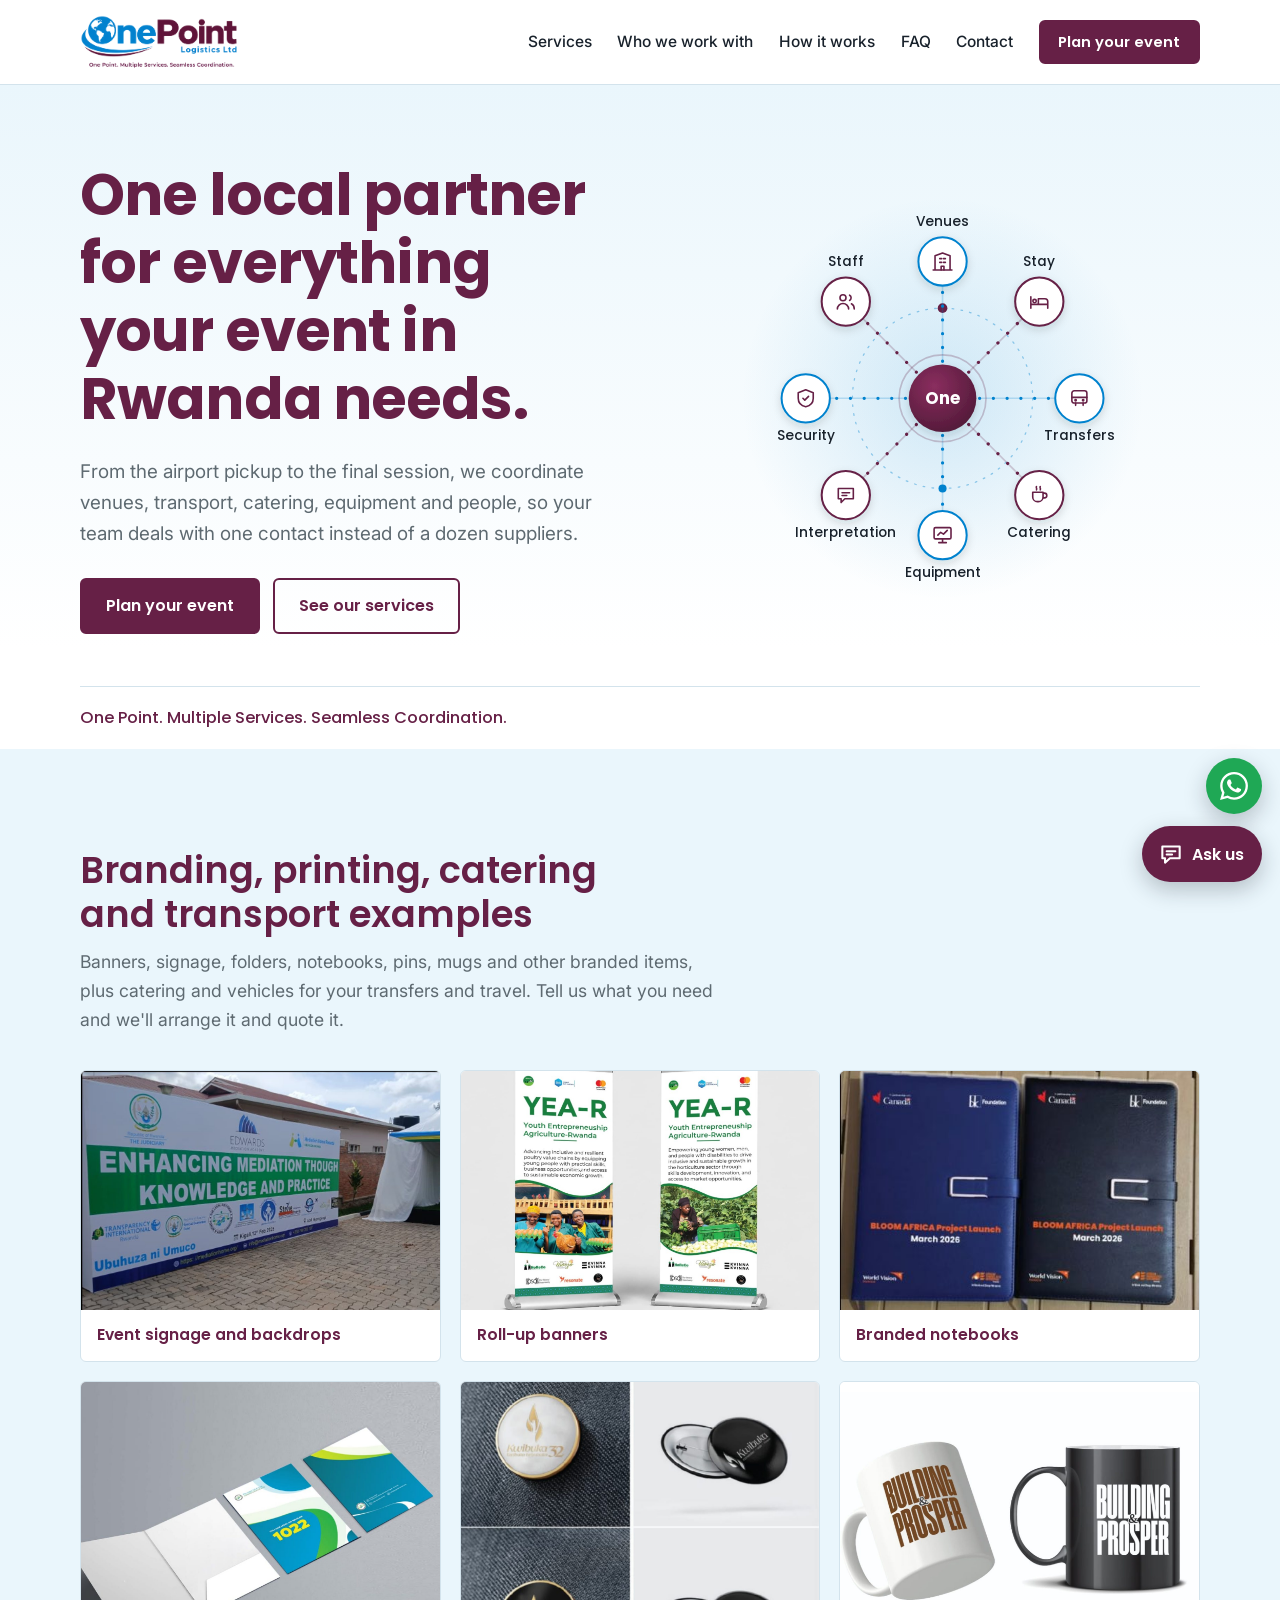
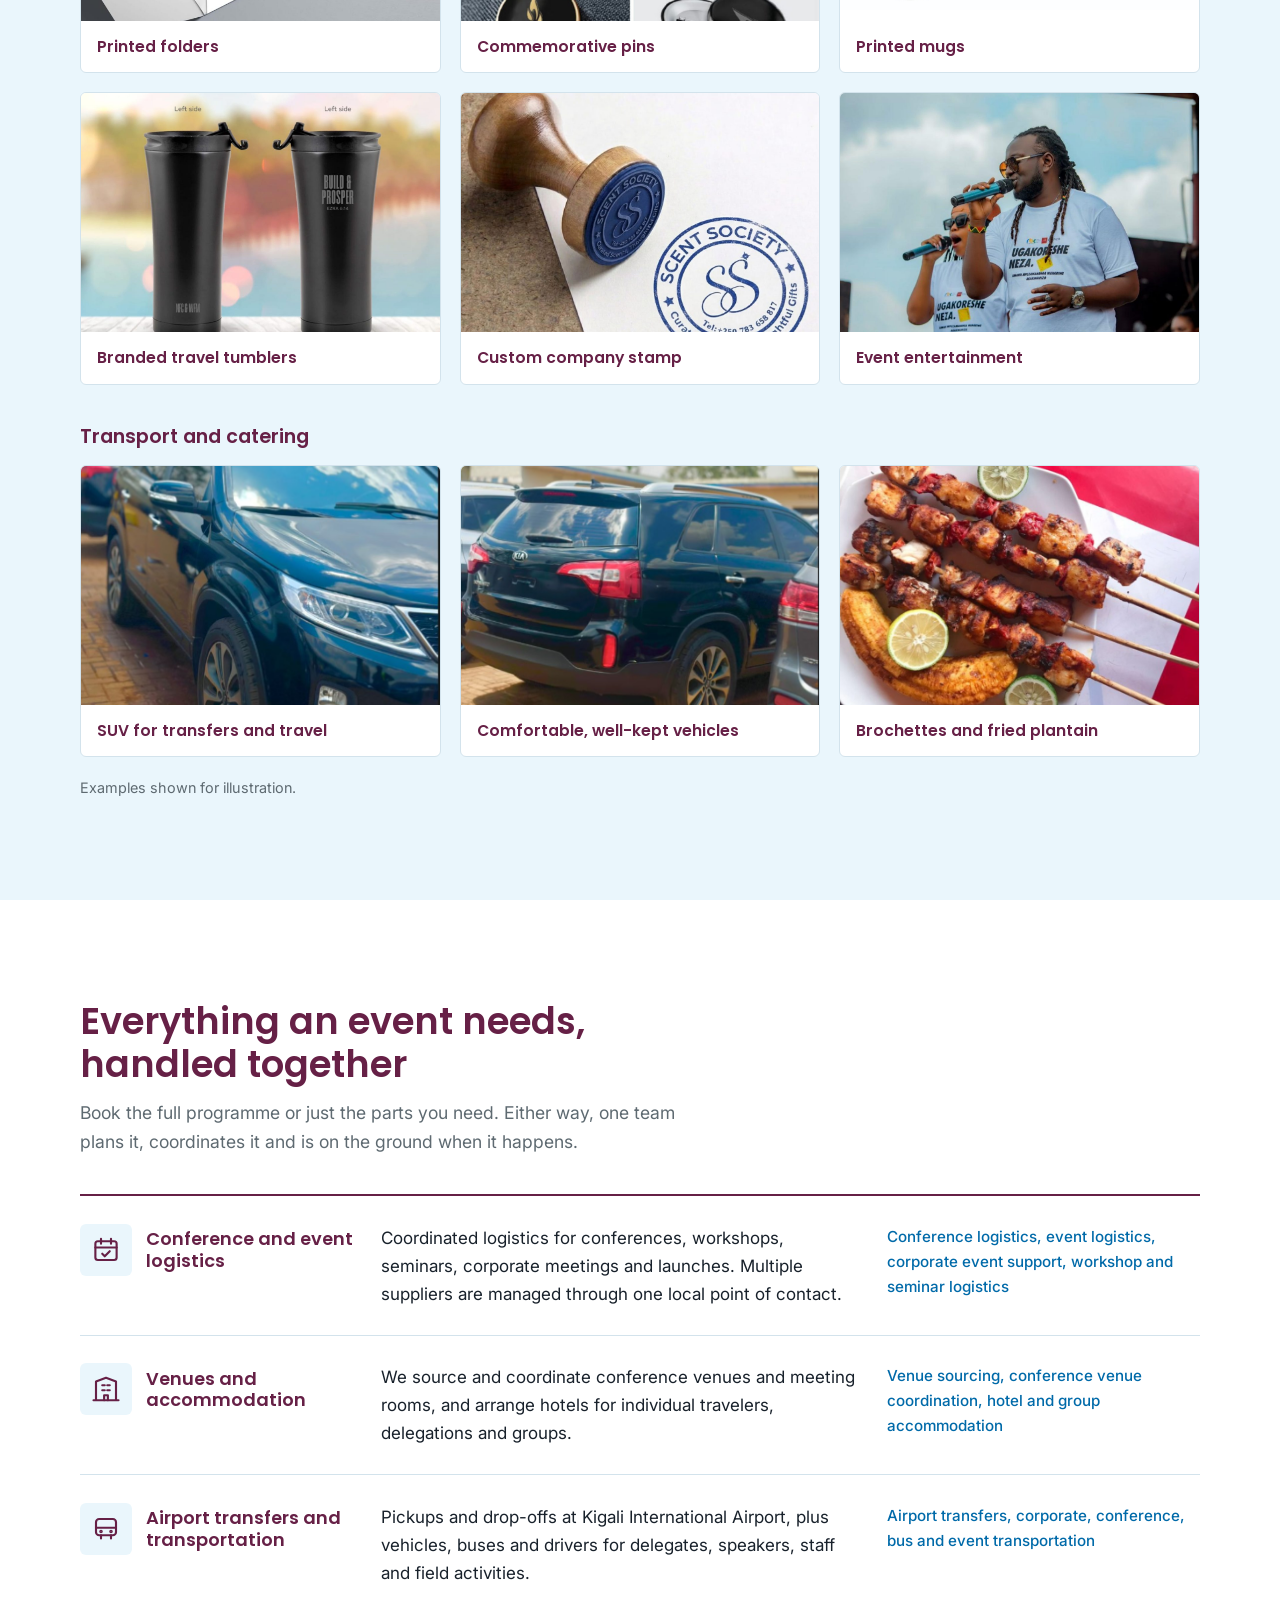
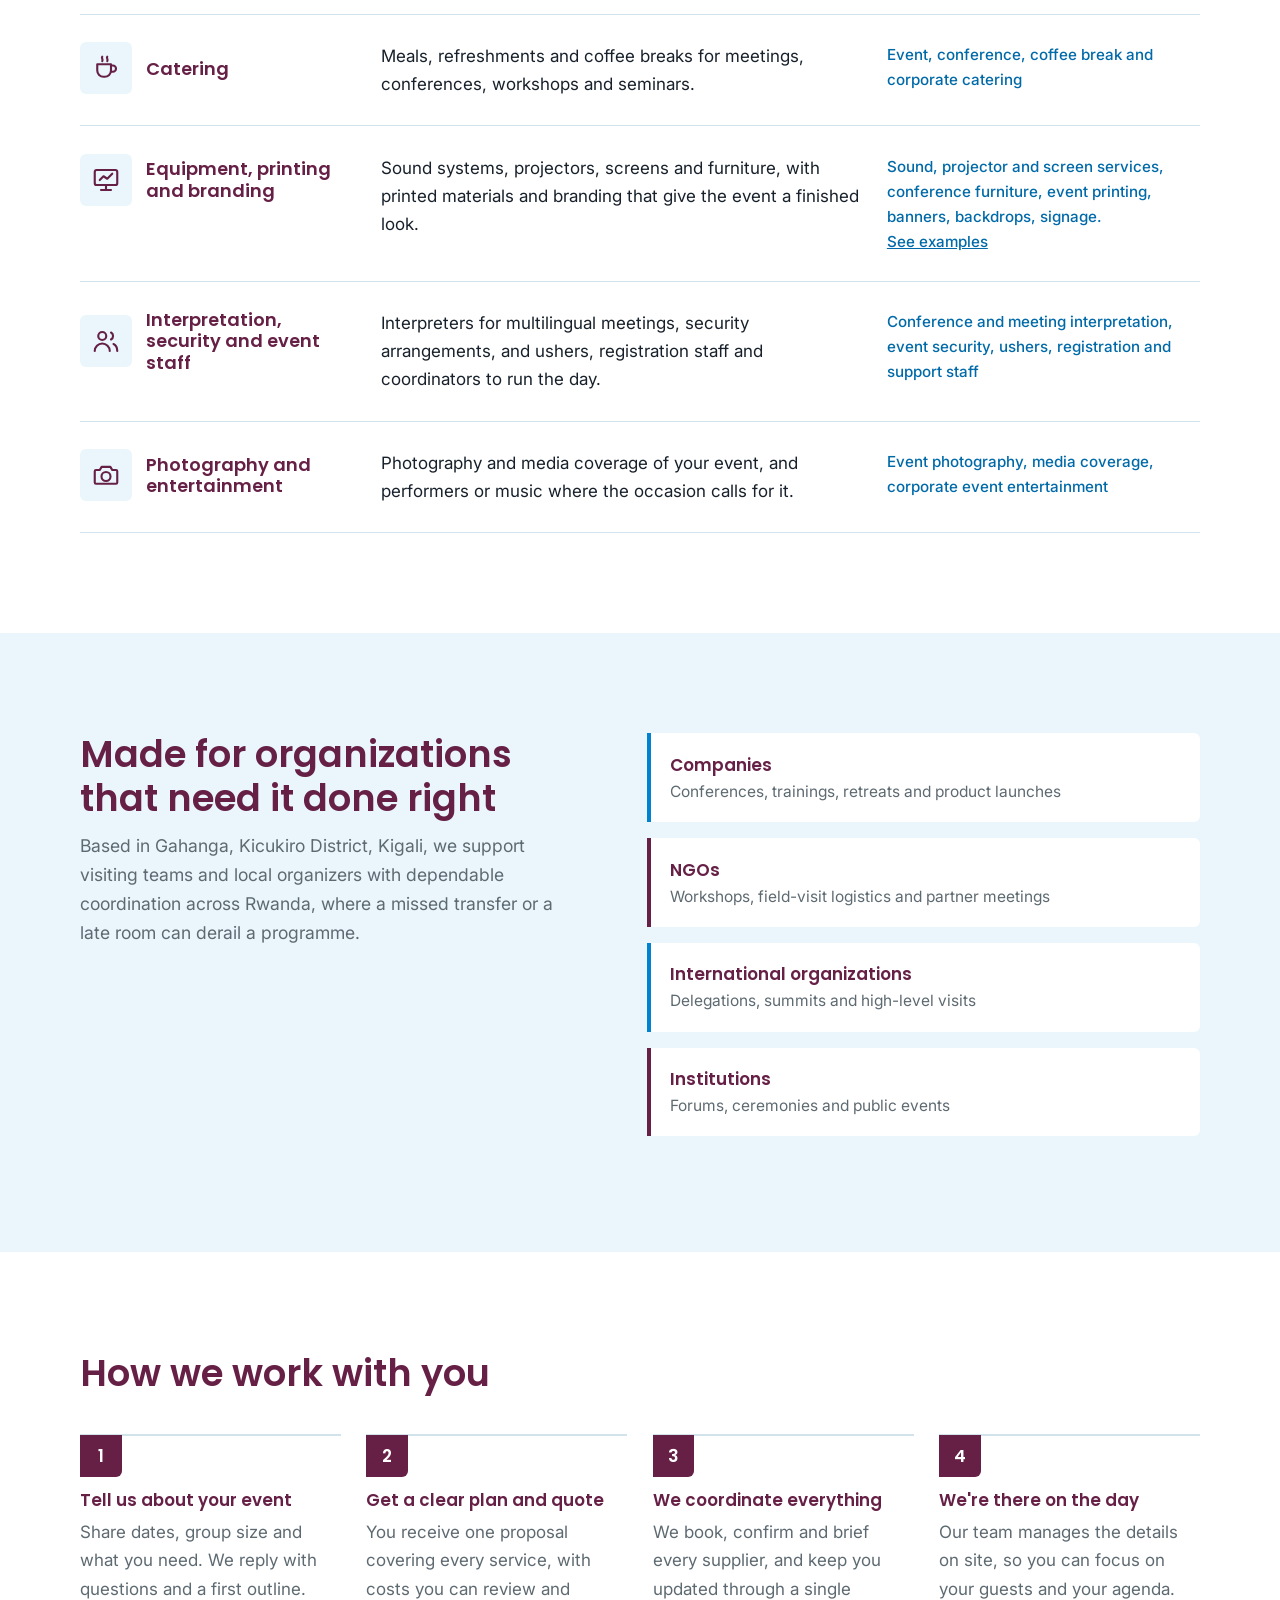
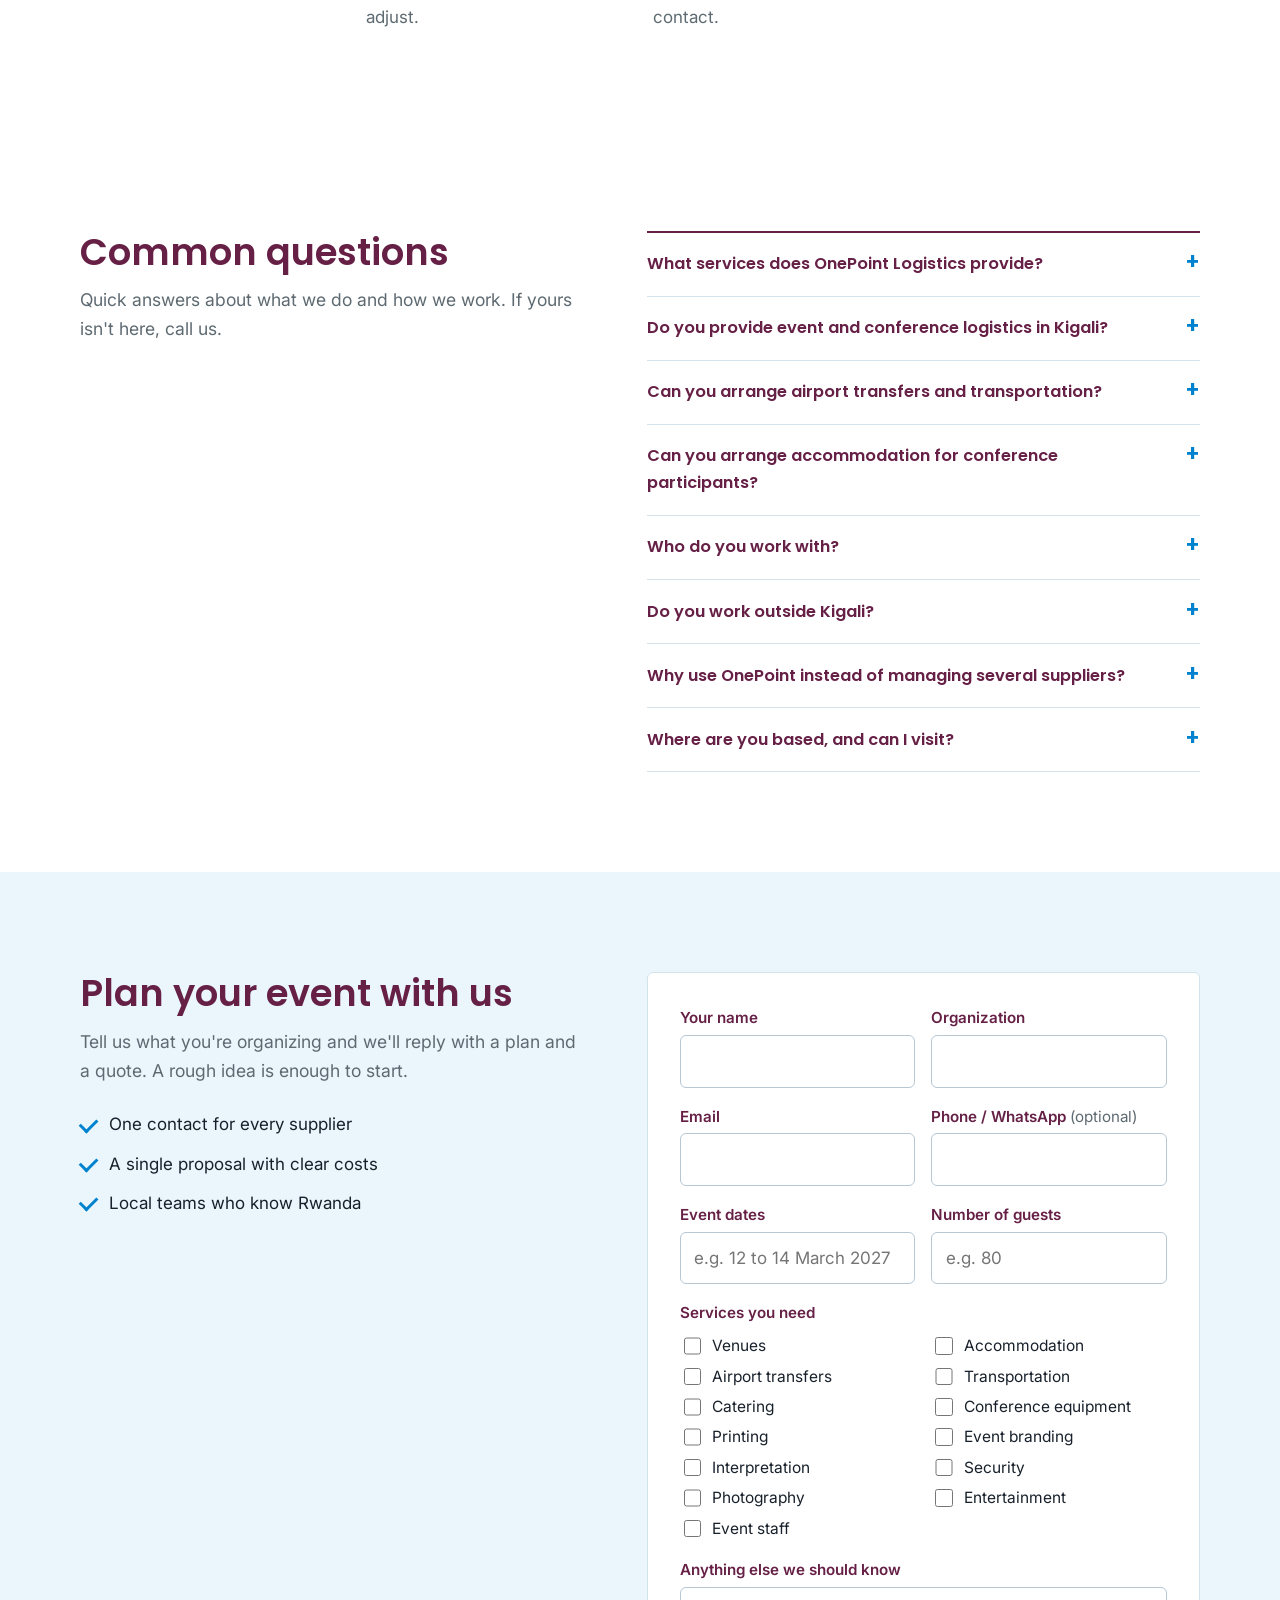
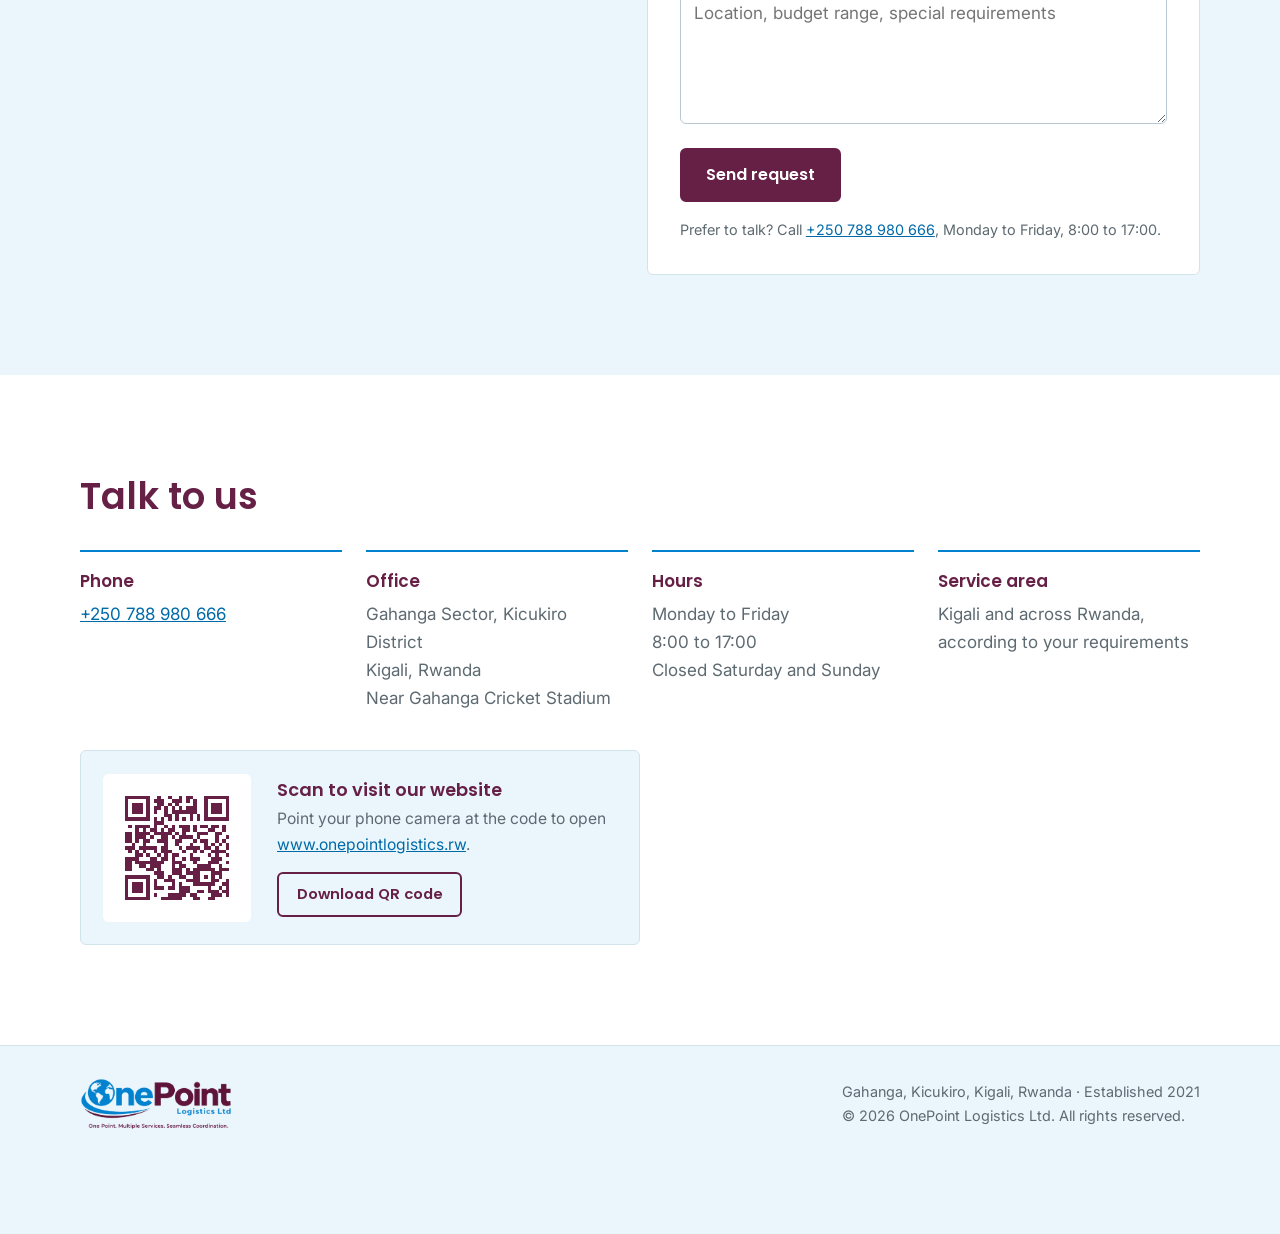
<file: index.html>
<!doctype html>
<html lang="en">
<head>
<meta charset="utf-8">
<meta name="viewport" content="width=device-width, initial-scale=1">
<title>OnePoint Logistics Ltd | Event and logistics support in Kigali, Rwanda</title>
<meta name="description" content="Kigali event and logistics support for companies, NGOs and institutions: venues, transfers, accommodation, catering, equipment and branding across Rwanda.">
<meta name="robots" content="index, follow, max-image-preview:large">
<meta name="theme-color" content="#662046">
<link rel="canonical" href="https://www.onepointlogistics.rw/">
<link rel="icon" href="/favicon.ico" sizes="any">
<link rel="icon" type="image/png" sizes="32x32" href="assets/favicon-32.png">
<link rel="apple-touch-icon" href="assets/apple-touch-icon.png">
<meta property="og:type" content="website">
<meta property="og:site_name" content="OnePoint Logistics Ltd">
<meta property="og:locale" content="en_RW">
<meta property="og:title" content="OnePoint Logistics Ltd | Event and logistics support in Kigali, Rwanda">
<meta property="og:description" content="Kigali event and logistics support for companies, NGOs and institutions: venues, transfers, accommodation, catering, equipment and branding across Rwanda.">
<meta property="og:url" content="https://www.onepointlogistics.rw/">
<meta property="og:image" content="https://www.onepointlogistics.rw/assets/og-image.jpg">
<meta property="og:image:width" content="1200">
<meta property="og:image:height" content="630">
<meta property="og:image:alt" content="OnePoint Logistics Ltd: One Point. Multiple Services. Seamless Coordination.">
<meta name="twitter:card" content="summary_large_image">
<meta name="twitter:title" content="OnePoint Logistics Ltd | Event and logistics support in Kigali, Rwanda">
<meta name="twitter:description" content="Kigali event and logistics support for companies, NGOs and institutions: venues, transfers, accommodation, catering, equipment and branding across Rwanda.">
<meta name="twitter:image" content="https://www.onepointlogistics.rw/assets/og-image.jpg">
<script type="application/ld+json">{"@context":"https://schema.org","@type":["LocalBusiness","ProfessionalService"],"name":"OnePoint Logistics Ltd","url":"https://www.onepointlogistics.rw","description":"Rwanda-based logistics and event support company coordinating venues, accommodation, airport transfers, transportation, catering, conference equipment, printing, event branding, interpretation, security, photography, entertainment and event staff for companies, NGOs, international organizations and institutions.","telephone":"+250788980666","foundingDate":"2021-09-27","slogan":"One Point. Multiple Services. Seamless Coordination.","address":{"@type":"PostalAddress","streetAddress":"Gahanga Sector, near Gahanga Cricket Stadium","addressLocality":"Kigali","addressRegion":"Kicukiro District","addressCountry":"RW"},"areaServed":{"@type":"Country","name":"Rwanda"},"openingHoursSpecification":[{"@type":"OpeningHoursSpecification","dayOfWeek":["Monday","Tuesday","Wednesday","Thursday","Friday"],"opens":"08:00","closes":"17:00"}],"@id":"https://www.onepointlogistics.rw/#business","image":"https://www.onepointlogistics.rw/assets/og-image.jpg","logo":"https://www.onepointlogistics.rw/assets/logo.png","contactPoint":{"@type":"ContactPoint","telephone":"+250788980666","contactType":"customer service","areaServed":"RW","availableLanguage":["English"]},"knowsAbout":["Event logistics","Airport transfers","Conference equipment","Accommodation coordination","Catering coordination","Event branding"],"hasOfferCatalog":{"@type":"OfferCatalog","name":"Event and logistics services","itemListElement":[{"@type":"Offer","itemOffered":{"@type":"Service","name":"Venue sourcing"}},{"@type":"Offer","itemOffered":{"@type":"Service","name":"Accommodation"}},{"@type":"Offer","itemOffered":{"@type":"Service","name":"Airport transfers"}},{"@type":"Offer","itemOffered":{"@type":"Service","name":"Transportation"}},{"@type":"Offer","itemOffered":{"@type":"Service","name":"Catering"}},{"@type":"Offer","itemOffered":{"@type":"Service","name":"Conference equipment"}},{"@type":"Offer","itemOffered":{"@type":"Service","name":"Printing and event branding"}},{"@type":"Offer","itemOffered":{"@type":"Service","name":"Interpretation"}},{"@type":"Offer","itemOffered":{"@type":"Service","name":"Security"}},{"@type":"Offer","itemOffered":{"@type":"Service","name":"Photography"}},{"@type":"Offer","itemOffered":{"@type":"Service","name":"Entertainment"}},{"@type":"Offer","itemOffered":{"@type":"Service","name":"Event staff"}}]}}</script>
<script type="application/ld+json">{"@context":"https://schema.org","@type":"FAQPage","mainEntity":[{"@type":"Question","name":"What services does OnePoint Logistics provide?","acceptedAnswer":{"@type":"Answer","text":"We coordinate venue sourcing, accommodation, airport transfers, transportation, catering, conference equipment, printing, event branding, interpretation, security, photography, entertainment and event staff, all through one local point of contact."}},{"@type":"Question","name":"Do you provide event and conference logistics in Kigali?","acceptedAnswer":{"@type":"Answer","text":"Yes. We coordinate conference and event logistics in Kigali and across Rwanda for companies, NGOs, international organizations and institutions."}},{"@type":"Question","name":"Can you arrange airport transfers and transportation?","acceptedAnswer":{"@type":"Answer","text":"Yes. We coordinate airport pickups and drop-offs at Kigali International Airport, and buses, vehicles and drivers for conferences, workshops, corporate events and field activities."}},{"@type":"Question","name":"Can you arrange accommodation for conference participants?","acceptedAnswer":{"@type":"Answer","text":"Yes. We coordinate hotels and group accommodation for participants, teams, international visitors and event delegates."}},{"@type":"Question","name":"Who do you work with?","acceptedAnswer":{"@type":"Answer","text":"Companies, NGOs, international organizations, institutions and other organizations that need reliable local logistics and event support in Rwanda."}},{"@type":"Question","name":"Do you work outside Kigali?","acceptedAnswer":{"@type":"Answer","text":"Yes. We provide services across Rwanda according to your requirements and the nature of the assignment."}},{"@type":"Question","name":"Why use OnePoint instead of managing several suppliers?","acceptedAnswer":{"@type":"Answer","text":"Instead of separate suppliers for venues, transport, catering, equipment and branding, you coordinate everything through one local partner."}},{"@type":"Question","name":"Where are you based, and can I visit?","acceptedAnswer":{"@type":"Answer","text":"We are in Gahanga Sector, Kicukiro District, Kigali, near Gahanga Cricket Stadium. Customers are welcome to visit Monday to Friday, 8:00 AM to 5:00 PM."}}]}</script>
<script type="application/ld+json">{"@context":"https://schema.org","@type":"WebSite","name":"OnePoint Logistics Ltd","url":"https://www.onepointlogistics.rw/","publisher":{"@id":"https://www.onepointlogistics.rw/#business"}}</script>
<link rel="preconnect" href="https://fonts.googleapis.com">
<link rel="preconnect" href="https://fonts.gstatic.com" crossorigin>
<link href="https://fonts.googleapis.com/css2?family=Inter:wght@400;500;600&family=Poppins:wght@500;600;700&display=swap" rel="stylesheet">
<link rel="stylesheet" href="styles.min.css?v=16">
</head>
<body>

<a class="skip" href="#main">Skip to content</a>

<header class="site-header">
  <div class="wrap bar">
    <a class="brand" href="#top" aria-label="OnePoint Logistics Ltd, home">
      <img src="assets/logo.png" alt="OnePoint Logistics Ltd" width="158" height="54">
    </a>
    <button class="menu-btn" type="button" aria-expanded="false" aria-controls="nav" aria-label="Open menu"><span class="bars" aria-hidden="true"><i></i><i></i><i></i></span></button>
    <nav id="nav" class="nav" aria-label="Main">
      <a href="#services">Services</a>
      <a href="#clients">Who we work with</a>
      <a href="#process">How it works</a>
      <a href="#faq">FAQ</a>
      <a href="#contact">Contact</a>
      <a class="btn btn-small" href="#quote">Plan your event</a>
    </nav>
  </div>
</header>

<main id="main">

<!-- HERO -->
<section class="hero" id="top">
  <div class="wrap hero-grid">
    <div class="hero-copy">
      <h1>One local partner for everything your event in Rwanda needs.</h1>
      <p class="lead">From the airport pickup to the final session, we coordinate venues, transport, catering, equipment and people, so your team deals with one contact instead of a dozen suppliers.</p>
      <div class="actions">
        <a class="btn" href="#quote">Plan your event</a>
        <a class="btn btn-ghost" href="#services">See our services</a>
      </div>
    </div>

    <figure class="hub" aria-label="One OnePoint contact connected to venues, accommodation, transfers, catering, equipment, interpretation, security and staff">
      <svg viewBox="0 0 640 540" role="img" aria-labelledby="hub-title">
        <title id="hub-title">OnePoint at the centre, connected to eight event services</title>
        <defs>
          <radialGradient id="glow" cx="50%" cy="50%" r="50%"><stop offset="0" stop-color="#0082CE" stop-opacity=".16"/><stop offset="1" stop-color="#0082CE" stop-opacity="0"/></radialGradient>
          <radialGradient id="core" cx="38%" cy="32%" r="80%"><stop offset="0" stop-color="#8A2E5F"/><stop offset="1" stop-color="#4D1835"/></radialGradient>
          <filter id="soft" x="-40%" y="-40%" width="180%" height="190%"><feDropShadow dx="0" dy="4" stdDeviation="5" flood-color="#18212B" flood-opacity=".14"/></filter>
        </defs>
        <circle cx="320" cy="270" r="250" fill="url(#glow)"/>
        <g class="ripples"><circle class="ripple" cx="320" cy="270" r="46"/><circle class="ripple r2" cx="320" cy="270" r="46"/><circle class="ripple r3" cx="320" cy="270" r="46"/></g>
        <circle class="orbit" cx="320" cy="270" r="112"/>
        <g class="sat sat1"><circle cx="320" cy="158" r="6" fill="var(--burgundy)"/></g>
        <g class="sat sat2"><circle cx="320" cy="382" r="5" fill="var(--blue)"/></g>
        <g class="spoke-base"><path d="M320.0 224.0L320.0 131.0" stroke="var(--blue)"/><path d="M352.5 237.5L418.3 171.7" stroke="var(--burgundy)"/><path d="M366.0 270.0L459.0 270.0" stroke="var(--blue)"/><path d="M352.5 302.5L418.3 368.3" stroke="var(--burgundy)"/><path d="M320.0 316.0L320.0 409.0" stroke="var(--blue)"/><path d="M287.5 302.5L221.7 368.3" stroke="var(--burgundy)"/><path d="M274.0 270.0L181.0 270.0" stroke="var(--blue)"/><path d="M287.5 237.5L221.7 171.7" stroke="var(--burgundy)"/></g>
        <g class="spoke-flow"><path class="flow" d="M320.0 224.0L320.0 131.0" stroke="var(--blue)" style="animation-delay:-0.00s"/><path class="flow" d="M352.5 237.5L418.3 171.7" stroke="var(--burgundy)" style="animation-delay:-0.23s"/><path class="flow" d="M366.0 270.0L459.0 270.0" stroke="var(--blue)" style="animation-delay:-0.46s"/><path class="flow" d="M352.5 302.5L418.3 368.3" stroke="var(--burgundy)" style="animation-delay:-0.69s"/><path class="flow" d="M320.0 316.0L320.0 409.0" stroke="var(--blue)" style="animation-delay:-0.92s"/><path class="flow" d="M287.5 302.5L221.7 368.3" stroke="var(--burgundy)" style="animation-delay:-1.15s"/><path class="flow" d="M274.0 270.0L181.0 270.0" stroke="var(--blue)" style="animation-delay:-1.38s"/><path class="flow" d="M287.5 237.5L221.7 171.7" stroke="var(--burgundy)" style="animation-delay:-1.61s"/></g>
        <g class="core-group"><circle cx="320" cy="270" r="54" fill="none" stroke="var(--burgundy)" stroke-opacity=".25" stroke-width="2"/><circle cx="320" cy="270" r="42" fill="url(#core)" filter="url(#soft)"/><text class="core-text" x="320" y="277" text-anchor="middle">One</text></g>
        <g class="nodes"><g transform="translate(320.0 100.0)" class="node">
        <g class="pop" style="--d:0.15s"><g class="bob" style="--b:-0.0s">
          <circle class="node-ring" r="30" fill="#fff" stroke="var(--blue)" stroke-width="2.5" filter="url(#soft)"/>
          <g transform="translate(-14 -14) scale(1.1667)" class="node-icon"><path d="M4 21V6l8-3 8 3v15M2 21h20"/><path d="M9 9h2M13 9h2M9 13h2M13 13h2M10.5 21v-4h3v4"/></g>
          <text y="-44" text-anchor="middle">Venues</text>
        </g></g>
      </g><g transform="translate(440.2 149.8)" class="node">
        <g class="pop" style="--d:0.24s"><g class="bob" style="--b:-0.7s">
          <circle class="node-ring" r="30" fill="#fff" stroke="var(--burgundy)" stroke-width="2.5" filter="url(#soft)"/>
          <g transform="translate(-14 -14) scale(1.1667)" class="node-icon"><path d="M3 19V7M3 15h18v4M21 15v-3a3 3 0 0 0-3-3h-7v6"/><circle cx="7" cy="11.5" r="1.8"/></g>
          <text y="-44" text-anchor="middle">Stay</text>
        </g></g>
      </g><g transform="translate(490.0 270.0)" class="node">
        <g class="pop" style="--d:0.33s"><g class="bob" style="--b:-1.4s">
          <circle class="node-ring" r="30" fill="#fff" stroke="var(--blue)" stroke-width="2.5" filter="url(#soft)"/>
          <g transform="translate(-14 -14) scale(1.1667)" class="node-icon"><rect x="4" y="4" width="16" height="13" rx="2.5"/><path d="M4 11h16M8 17v2.5M16 17v2.5"/><circle cx="8" cy="14" r=".7"/><circle cx="16" cy="14" r=".7"/></g>
          <text y="52" text-anchor="middle">Transfers</text>
        </g></g>
      </g><g transform="translate(440.2 390.2)" class="node">
        <g class="pop" style="--d:0.42s"><g class="bob" style="--b:-2.1s">
          <circle class="node-ring" r="30" fill="#fff" stroke="var(--burgundy)" stroke-width="2.5" filter="url(#soft)"/>
          <g transform="translate(-14 -14) scale(1.1667)" class="node-icon"><path d="M5 9h11v5a5 5 0 0 1-5 5h-1a5 5 0 0 1-5-5zM16 10h1.5a2.5 2.5 0 0 1 0 5H16M9 3c-1 1.2 1 2 0 3.5M13 3c-1 1.2 1 2 0 3.5"/></g>
          <text y="52" text-anchor="middle">Catering</text>
        </g></g>
      </g><g transform="translate(320.0 440.0)" class="node">
        <g class="pop" style="--d:0.51s"><g class="bob" style="--b:-2.8s">
          <circle class="node-ring" r="30" fill="#fff" stroke="var(--blue)" stroke-width="2.5" filter="url(#soft)"/>
          <g transform="translate(-14 -14) scale(1.1667)" class="node-icon"><rect x="3" y="4" width="18" height="12" rx="1.5"/><path d="M12 16v4M8 20h8M7 12l3-3 3 2 4-4"/></g>
          <text y="52" text-anchor="middle">Equipment</text>
        </g></g>
      </g><g transform="translate(199.8 390.2)" class="node">
        <g class="pop" style="--d:0.60s"><g class="bob" style="--b:-3.5s">
          <circle class="node-ring" r="30" fill="#fff" stroke="var(--burgundy)" stroke-width="2.5" filter="url(#soft)"/>
          <g transform="translate(-14 -14) scale(1.1667)" class="node-icon"><path d="M4 5h16v11H11l-4 4v-4H4z"/><path d="M8 9.5h8M8 12.5h5"/></g>
          <text y="52" text-anchor="middle">Interpretation</text>
        </g></g>
      </g><g transform="translate(150.0 270.0)" class="node">
        <g class="pop" style="--d:0.69s"><g class="bob" style="--b:-4.2s">
          <circle class="node-ring" r="30" fill="#fff" stroke="var(--blue)" stroke-width="2.5" filter="url(#soft)"/>
          <g transform="translate(-14 -14) scale(1.1667)" class="node-icon"><path d="M12 3l8 3v6c0 4.5-3.2 8-8 9-4.8-1-8-4.5-8-9V6z"/><path d="m9 12 2 2 4-4"/></g>
          <text y="52" text-anchor="middle">Security</text>
        </g></g>
      </g><g transform="translate(199.8 149.8)" class="node">
        <g class="pop" style="--d:0.78s"><g class="bob" style="--b:-4.9s">
          <circle class="node-ring" r="30" fill="#fff" stroke="var(--burgundy)" stroke-width="2.5" filter="url(#soft)"/>
          <g transform="translate(-14 -14) scale(1.1667)" class="node-icon"><circle cx="9" cy="8" r="3.2"/><path d="M3 20c0-3.3 2.7-6 6-6s6 2.7 6 6"/><path d="M16 5.2a3.2 3.2 0 0 1 0 5.6M18 14.4c1.8.8 3 2.6 3 5.6"/></g>
          <text y="-44" text-anchor="middle">Staff</text>
        </g></g>
      </g></g>
      </svg>
    </figure>
  </div>
  <div class="wrap tagline">One Point. Multiple Services. Seamless Coordination.</div>
</section>

<!-- EXAMPLES -->
<section class="section tint" id="examples">
  <div class="wrap">
    <h2>Branding, printing, catering and transport examples</h2>
    <p class="section-lead">Banners, signage, folders, notebooks, pins, mugs and other branded items, plus catering and vehicles for your transfers and travel. Tell us what you need and we'll arrange it and quote it.</p>
    <ul class="gallery">
      <li>
        <button type="button" class="shot" data-full="assets/img/event-signage-backdrop.jpg" data-caption="Event signage and backdrops">
          <img src="assets/img/event-signage-backdrop.jpg" alt="Large printed event backdrop beside a white marquee tent, with a green title band and partner logos" loading="lazy" width="1000" height="750" style="object-position:0% 50%">
          <span>Event signage and backdrops</span>
        </button>
      </li>
      <li>
        <button type="button" class="shot" data-full="assets/img/branded-roll-up-banners.jpg" data-caption="Roll-up banners">
          <img src="assets/img/branded-roll-up-banners.jpg" alt="Two printed roll-up banners with a green and white design, photographs and partner logos, standing side by side" loading="lazy" width="1000" height="750" style="object-position:50% 50%">
          <span>Roll-up banners</span>
        </button>
      </li>
      <li>
        <button type="button" class="shot" data-full="assets/img/branded-notebooks.jpg" data-caption="Branded notebooks">
          <img src="assets/img/branded-notebooks.jpg" alt="Two leather-look notebooks, one blue and one black, printed with a project launch title and partner logos" loading="lazy" width="1000" height="750" style="object-position:50% 50%">
          <span>Branded notebooks</span>
        </button>
      </li>
      <li>
        <button type="button" class="shot" data-full="assets/img/printed-folders.jpg" data-caption="Printed folders">
          <img src="assets/img/printed-folders.jpg" alt="Open and closed pocket folders printed in blue and green curved shapes with a helpline number on the front" loading="lazy" width="1000" height="750" style="object-position:50% 50%">
          <span>Printed folders</span>
        </button>
      </li>
      <li>
        <button type="button" class="shot" data-full="assets/img/commemorative-pins.jpg" data-caption="Commemorative pins">
          <img src="assets/img/commemorative-pins.jpg" alt="Round gold-rimmed pins in white and black finishes with a flame emblem, shown on fabric and as separate buttons" loading="lazy" width="1000" height="750" style="object-position:50% 50%">
          <span>Commemorative pins</span>
        </button>
      </li>
      <li>
        <button type="button" class="shot" data-full="assets/img/printed-mugs.jpg" data-caption="Printed mugs">
          <img src="assets/img/printed-mugs.jpg" alt="A white mug and a black mug printed with the same bold two-line slogan" loading="lazy" width="1000" height="750" style="object-fit:contain;background:#fff">
          <span>Printed mugs</span>
        </button>
      </li>
      <li>
        <button type="button" class="shot" data-full="assets/img/branded-travel-tumblers.jpg" data-caption="Branded travel tumblers">
          <img src="assets/img/branded-travel-tumblers.jpg" alt="Two black travel tumblers engraved with a short message on one side and initials on the other" loading="lazy" width="1000" height="750" style="object-position:50% 50%">
          <span>Branded travel tumblers</span>
        </button>
      </li>
      <li>
        <button type="button" class="shot" data-full="assets/img/custom-company-stamp.jpg" data-caption="Custom company stamp">
          <img src="assets/img/custom-company-stamp.jpg" alt="Wooden handled stamp with a round blue company seal and its ink impression on paper" loading="lazy" width="1000" height="750" style="object-position:50% 50%">
          <span>Custom company stamp</span>
        </button>
      </li>
      <li>
        <button type="button" class="shot" data-full="assets/img/event-entertainment-branded-tshirts.jpg" data-caption="Event entertainment">
          <img src="assets/img/event-entertainment-branded-tshirts.jpg" alt="Two performers on an outdoor stage holding microphones and wearing matching white printed T-shirts" loading="lazy" width="1000" height="750" style="object-position:50% 22%">
          <span>Event entertainment</span>
        </button>
      </li>
    </ul>
    <h3 class="gallery-sub">Transport and catering</h3>
    <ul class="gallery gallery-transport">
      <li>
        <button type="button" class="shot" data-full="assets/img/transport-suv-front.jpg" data-caption="Transport: SUV for transfers and travel">
          <img src="assets/img/transport-suv-front.jpg" alt="Black SUV parked on a paved yard, seen from the front left" loading="lazy" width="723" height="771" style="object-position:50% 55%">
          <span>SUV for transfers and travel</span>
        </button>
      </li>
      <li>
        <button type="button" class="shot" data-full="assets/img/transport-suv-rear.jpg" data-caption="Transport: SUV for transfers and travel">
          <img src="assets/img/transport-suv-rear.jpg" alt="Black SUV parked on a paved yard, seen from the rear left" loading="lazy" width="728" height="685" style="object-position:40% 55%">
          <span>Comfortable, well-kept vehicles</span>
        </button>
      </li>
      <li>
        <button type="button" class="shot" data-full="assets/img/catering-brochettes-plantain.jpg" data-caption="Catering: grilled brochettes with fried plantain">
          <img src="assets/img/catering-brochettes-plantain.jpg" alt="Plate of grilled brochettes on skewers with fried plantain and lime halves" loading="lazy" width="817" height="620" style="object-position:50% 50%">
          <span>Brochettes and fried plantain</span>
        </button>
      </li>
    </ul>
    <p class="small gallery-note">Examples shown for illustration.</p>
  </div>
</section>

<!-- SERVICES -->
<section class="section" id="services">
  <div class="wrap">
    <h2>Everything an event needs, handled together</h2>
    <p class="section-lead">Book the full programme or just the parts you need. Either way, one team plans it, coordinates it and is on the ground when it happens.</p>

    <ul class="services">
      <li>
        <div class="svc-head"><span class="svc-icon" aria-hidden="true"><svg viewBox="0 0 24 24"><rect x="3.5" y="5" width="17" height="15" rx="2"/><path d="M3.5 10h17M8 3v4M16 3v4M9 15l2 2 4-4"/></svg></span><h3>Conference and event logistics</h3></div>
        <p>Coordinated logistics for conferences, workshops, seminars, corporate meetings and launches. Multiple suppliers are managed through one local point of contact.</p>
        <span class="for">Conference logistics, event logistics, corporate event support, workshop and seminar logistics</span>
      </li>
      <li>
        <div class="svc-head"><span class="svc-icon" aria-hidden="true"><svg viewBox="0 0 24 24"><path d="M4 21V6l8-3 8 3v15M2 21h20"/><path d="M9 9h2M13 9h2M9 13h2M13 13h2M10.5 21v-4h3v4"/></svg></span><h3>Venues and accommodation</h3></div>
        <p>We source and coordinate conference venues and meeting rooms, and arrange hotels for individual travelers, delegations and groups.</p>
        <span class="for">Venue sourcing, conference venue coordination, hotel and group accommodation</span>
      </li>
      <li>
        <div class="svc-head"><span class="svc-icon" aria-hidden="true"><svg viewBox="0 0 24 24"><rect x="4" y="4" width="16" height="13" rx="2.5"/><path d="M4 11h16M8 17v2.5M16 17v2.5"/><circle cx="8" cy="14" r=".6"/><circle cx="16" cy="14" r=".6"/></svg></span><h3>Airport transfers and transportation</h3></div>
        <p>Pickups and drop-offs at Kigali International Airport, plus vehicles, buses and drivers for delegates, speakers, staff and field activities.</p>
        <span class="for">Airport transfers, corporate, conference, bus and event transportation</span>
      </li>
      <li>
        <div class="svc-head"><span class="svc-icon" aria-hidden="true"><svg viewBox="0 0 24 24"><path d="M5 9h11v5a5 5 0 0 1-5 5h-1a5 5 0 0 1-5-5zM16 10h1.5a2.5 2.5 0 0 1 0 5H16M9 3c-1 1.2 1 2 0 3.5M13 3c-1 1.2 1 2 0 3.5"/></svg></span><h3>Catering</h3></div>
        <p>Meals, refreshments and coffee breaks for meetings, conferences, workshops and seminars.</p>
        <span class="for">Event, conference, coffee break and corporate catering</span>
      </li>
      <li>
        <div class="svc-head"><span class="svc-icon" aria-hidden="true"><svg viewBox="0 0 24 24"><rect x="3" y="4" width="18" height="12" rx="1.5"/><path d="M12 16v4M8 20h8M7 12l3-3 3 2 4-4"/></svg></span><h3>Equipment, printing and branding</h3></div>
        <p>Sound systems, projectors, screens and furniture, with printed materials and branding that give the event a finished look.</p>
        <span class="for">Sound, projector and screen services, conference furniture, event printing, banners, backdrops, signage. <a href="#examples">See examples</a></span>
      </li>
      <li>
        <div class="svc-head"><span class="svc-icon" aria-hidden="true"><svg viewBox="0 0 24 24"><circle cx="9" cy="8" r="3.2"/><path d="M3 20c0-3.3 2.7-6 6-6s6 2.7 6 6"/><path d="M16 5.2a3.2 3.2 0 0 1 0 5.6M18 14.4c1.8.8 3 2.6 3 5.6"/></svg></span><h3>Interpretation, security and event staff</h3></div>
        <p>Interpreters for multilingual meetings, security arrangements, and ushers, registration staff and coordinators to run the day.</p>
        <span class="for">Conference and meeting interpretation, event security, ushers, registration and support staff</span>
      </li>
      <li>
        <div class="svc-head"><span class="svc-icon" aria-hidden="true"><svg viewBox="0 0 24 24"><path d="M4 8h3l1.5-2.5h7L17 8h3a1 1 0 0 1 1 1v9a1 1 0 0 1-1 1H4a1 1 0 0 1-1-1V9a1 1 0 0 1 1-1z"/><circle cx="12" cy="13.2" r="3.6"/></svg></span><h3>Photography and entertainment</h3></div>
        <p>Photography and media coverage of your event, and performers or music where the occasion calls for it.</p>
        <span class="for">Event photography, media coverage, corporate event entertainment</span>
      </li>
    </ul>
  </div>
</section>

<!-- CLIENTS -->
<section class="section tint" id="clients">
  <div class="wrap split">
    <div>
      <h2>Made for organizations that need it done right</h2>
      <p class="section-lead">Based in Gahanga, Kicukiro District, Kigali, we support visiting teams and local organizers with dependable coordination across Rwanda, where a missed transfer or a late room can derail a programme.</p>
    </div>
    <ul class="audience">
      <li><strong>Companies</strong><span>Conferences, trainings, retreats and product launches</span></li>
      <li><strong>NGOs</strong><span>Workshops, field-visit logistics and partner meetings</span></li>
      <li><strong>International organizations</strong><span>Delegations, summits and high-level visits</span></li>
      <li><strong>Institutions</strong><span>Forums, ceremonies and public events</span></li>
    </ul>
  </div>
</section>

<!-- PROCESS -->
<section class="section" id="process">
  <div class="wrap">
    <h2>How we work with you</h2>
    <ol class="steps">
      <li><h3>Tell us about your event</h3><p>Share dates, group size and what you need. We reply with questions and a first outline.</p></li>
      <li><h3>Get a clear plan and quote</h3><p>You receive one proposal covering every service, with costs you can review and adjust.</p></li>
      <li><h3>We coordinate everything</h3><p>We book, confirm and brief every supplier, and keep you updated through a single contact.</p></li>
      <li><h3>We're there on the day</h3><p>Our team manages the details on site, so you can focus on your guests and your agenda.</p></li>
    </ol>
  </div>
</section>

<dialog id="lightbox" class="lightbox" aria-label="Image preview">
  <button type="button" class="lb-close" aria-label="Close preview">&times;</button>
  <div class="lb-stage">
    <button type="button" class="lb-nav lb-prev" aria-label="Previous image"><svg viewBox="0 0 24 24" aria-hidden="true"><path d="M15 4 7 12l8 8"/></svg></button>
    <img id="lb-img" alt="">
    <button type="button" class="lb-nav lb-next" aria-label="Next image"><svg viewBox="0 0 24 24" aria-hidden="true"><path d="m9 4 8 8-8 8"/></svg></button>
  </div>
  <p id="lb-cap"></p>
  <p id="lb-count" class="lb-count" aria-live="polite"></p>
</dialog>

<!-- FAQ -->
<section class="section" id="faq">
  <div class="wrap split">
    <div>
      <h2>Common questions</h2>
      <p class="section-lead">Quick answers about what we do and how we work. If yours isn't here, call us.</p>
    </div>
    <div class="faq">
      <details><summary>What services does OnePoint Logistics provide?</summary><p>We coordinate venue sourcing, accommodation, airport transfers, transportation, catering, conference equipment, printing, event branding, interpretation, security, photography, entertainment and event staff, all through one local point of contact.</p></details>
      <details><summary>Do you provide event and conference logistics in Kigali?</summary><p>Yes. We coordinate conference and event logistics in Kigali and across Rwanda for companies, NGOs, international organizations and institutions.</p></details>
      <details><summary>Can you arrange airport transfers and transportation?</summary><p>Yes. We coordinate airport pickups and drop-offs at Kigali International Airport, and buses, vehicles and drivers for conferences, workshops, corporate events and field activities.</p></details>
      <details><summary>Can you arrange accommodation for conference participants?</summary><p>Yes. We coordinate hotels and group accommodation for participants, teams, international visitors and event delegates.</p></details>
      <details><summary>Who do you work with?</summary><p>Companies, NGOs, international organizations, institutions and other organizations that need reliable local logistics and event support in Rwanda.</p></details>
      <details><summary>Do you work outside Kigali?</summary><p>Yes. We provide services across Rwanda according to your requirements and the nature of the assignment.</p></details>
      <details><summary>Why use OnePoint instead of managing several suppliers?</summary><p>Instead of separate suppliers for venues, transport, catering, equipment and branding, you coordinate everything through one local partner.</p></details>
      <details><summary>Where are you based, and can I visit?</summary><p>We are in Gahanga Sector, Kicukiro District, Kigali, near Gahanga Cricket Stadium. Customers are welcome to visit Monday to Friday, 8:00 AM to 5:00 PM.</p></details>
    </div>
  </div>
</section>

<!-- QUOTE -->
<section class="section tint" id="quote">
  <div class="wrap split">
    <div>
      <h2>Plan your event with us</h2>
      <p class="section-lead">Tell us what you're organizing and we'll reply with a plan and a quote. A rough idea is enough to start.</p>
      <ul class="reassure">
        <li>One contact for every supplier</li>
        <li>A single proposal with clear costs</li>
        <li>Local teams who know Rwanda</li>
      </ul>
    </div>

    <form id="quote-form" class="form" action="https://formspree.io/f/mjygoppd" method="POST" novalidate>
      <input type="text" name="_gotcha" tabindex="-1" autocomplete="off" aria-hidden="true" style="position:absolute;left:-9999px;opacity:0;height:0">
      <div class="row">
        <div class="field"><label for="name">Your name</label><input id="name" name="name" type="text" autocomplete="name" required></div>
        <div class="field"><label for="org">Organization</label><input id="org" name="org" type="text" autocomplete="organization" required></div>
      </div>
      <div class="row">
        <div class="field"><label for="email">Email</label><input id="email" name="email" type="email" autocomplete="email" required></div>
        <div class="field"><label for="phone">Phone / WhatsApp <span class="opt">(optional)</span></label><input id="phone" name="phone" type="tel" autocomplete="tel"></div>
      </div>
      <div class="row">
        <div class="field"><label for="dates">Event dates</label><input id="dates" name="dates" type="text" placeholder="e.g. 12 to 14 March 2027" required></div>
        <div class="field"><label for="guests">Number of guests</label><input id="guests" name="guests" type="number" min="1" inputmode="numeric" placeholder="e.g. 80"></div>
      </div>
      <fieldset class="field checks">
        <legend>Services you need</legend>
        <label><input type="checkbox" name="services" value="Venues"> Venues</label>
        <label><input type="checkbox" name="services" value="Accommodation"> Accommodation</label>
        <label><input type="checkbox" name="services" value="Airport transfers"> Airport transfers</label>
        <label><input type="checkbox" name="services" value="Transportation"> Transportation</label>
        <label><input type="checkbox" name="services" value="Catering"> Catering</label>
        <label><input type="checkbox" name="services" value="Conference equipment"> Conference equipment</label>
        <label><input type="checkbox" name="services" value="Printing"> Printing</label>
        <label><input type="checkbox" name="services" value="Event branding"> Event branding</label>
        <label><input type="checkbox" name="services" value="Interpretation"> Interpretation</label>
        <label><input type="checkbox" name="services" value="Security"> Security</label>
        <label><input type="checkbox" name="services" value="Photography"> Photography</label>
        <label><input type="checkbox" name="services" value="Entertainment"> Entertainment</label>
        <label><input type="checkbox" name="services" value="Event staff"> Event staff</label>
      </fieldset>
      <div class="field"><label for="details">Anything else we should know</label><textarea id="details" name="details" rows="4" placeholder="Location, budget range, special requirements"></textarea></div>
      <button class="btn" type="submit">Send request</button>
      <p class="form-msg" id="form-msg" role="status"></p>
      <p class="small note">Prefer to talk? Call <a href="tel:+250788980666">+250 788 980 666</a>, Monday to Friday, 8:00 to 17:00.</p>
    </form>
  </div>
</section>

<!-- CONTACT -->
<section class="section" id="contact">
  <div class="wrap">
    <h2>Talk to us</h2>
    <dl class="contact">
      <div><dt>Phone</dt><dd><a href="tel:+250788980666">+250 788 980 666</a></dd></div>
      <div><dt>Office</dt><dd>Gahanga Sector, Kicukiro District<br>Kigali, Rwanda<br>Near Gahanga Cricket Stadium</dd></div>
      <div><dt>Hours</dt><dd>Monday to Friday<br>8:00 to 17:00<br>Closed Saturday and Sunday</dd></div>
      <div><dt>Service area</dt><dd>Kigali and across Rwanda, according to your requirements</dd></div>
    </dl>
    <div class="qr-card">
      <img src="assets/qr-onepointlogistics.svg" alt="QR code linking to www.onepointlogistics.rw" width="148" height="148">
      <div>
        <h3>Scan to visit our website</h3>
        <p>Point your phone camera at the code to open <a href="https://www.onepointlogistics.rw">www.onepointlogistics.rw</a>.</p>
        <a class="btn btn-ghost btn-small" href="assets/qr-onepointlogistics.png" download="onepoint-logistics-qr.png">Download QR code</a>
      </div>
    </div>
  </div>
</section>

</main>

<footer class="site-footer">
  <div class="wrap foot">
    <div class="foot-brand">
      <img src="assets/logo.png" alt="OnePoint Logistics Ltd" width="152" height="52">
    </div>
    <p class="small">Gahanga, Kicukiro, Kigali, Rwanda &middot; Established 2021<br>&copy; <span id="year">2026</span> OnePoint Logistics Ltd. All rights reserved.</p>
  </div>
</footer>

<!-- CHAT: floating buttons + assistant -->
<div class="fab-group">
  <a id="wa-fab" class="fab fab-wa" href="https://wa.me/250788980666?text=Hello%20OnePoint%20Logistics%2C%20I%20have%20a%20question." target="_blank" rel="noopener">
    <svg viewBox="0 0 24 24" aria-hidden="true"><path fill="currentColor" d="M17.472 14.382c-.297-.149-1.758-.867-2.03-.967-.273-.099-.471-.148-.67.15-.197.297-.767.966-.94 1.164-.173.199-.347.223-.644.075-.297-.15-1.255-.463-2.39-1.475-.883-.788-1.48-1.761-1.653-2.059-.173-.297-.018-.458.13-.606.134-.133.298-.347.446-.52.149-.174.198-.298.298-.497.099-.198.05-.371-.025-.52-.075-.149-.669-1.612-.916-2.207-.242-.579-.487-.5-.669-.51-.173-.008-.371-.01-.57-.01-.198 0-.52.074-.792.372-.272.297-1.04 1.016-1.04 2.479 0 1.462 1.065 2.875 1.213 3.074.149.198 2.096 3.2 5.077 4.487.709.306 1.262.489 1.694.625.712.227 1.36.195 1.871.118.571-.085 1.758-.719 2.006-1.413.248-.694.248-1.289.173-1.413-.074-.124-.272-.198-.57-.347m-5.421 7.403h-.004a9.87 9.87 0 01-5.031-1.378l-.361-.214-3.741.982.998-3.648-.235-.374a9.86 9.86 0 01-1.51-5.26c.001-5.45 4.436-9.884 9.888-9.884 2.64 0 5.122 1.03 6.988 2.898a9.825 9.825 0 012.893 6.994c-.003 5.45-4.437 9.884-9.885 9.884m8.413-18.297A11.815 11.815 0 0012.05 0C5.495 0 .16 5.335.157 11.892c0 2.096.547 4.142 1.588 5.945L.057 24l6.305-1.654a11.882 11.882 0 005.683 1.448h.005c6.554 0 11.89-5.335 11.893-11.893a11.821 11.821 0 00-3.48-8.413Z"/></svg><span class="sr">Chat with us on WhatsApp</span>
  </a>
  <button id="assistant-toggle" class="fab fab-chat" type="button" aria-expanded="false" aria-controls="assistant">
    <svg viewBox="0 0 24 24" aria-hidden="true"><path d="M4 5h16v11H11l-4.5 4v-4H4z" fill="none" stroke="currentColor" stroke-width="1.9" stroke-linejoin="round" stroke-linecap="round"/><path d="M8 9.5h8M8 12.5h5" fill="none" stroke="currentColor" stroke-width="1.9" stroke-linecap="round"/></svg>
    <span class="fab-label">Ask us</span>
  </button>
</div>

<section id="assistant" class="assistant" role="dialog" aria-label="OnePoint assistant" tabindex="-1" hidden>
  <div class="as-head">
    <span class="as-avatar" aria-hidden="true">One</span>
    <div>
      <div class="as-title">OnePoint assistant</div>
      <div class="as-status" id="as-status">Quick answers</div>
    </div>
    <button type="button" class="as-close" aria-label="Close assistant">&times;</button>
  </div>
  <div class="chat-log" id="chat-log" role="log" aria-live="polite" aria-label="Conversation"></div>
  <div class="chips" id="chat-chips" aria-label="Suggested questions"></div>
  <form class="chat-form" id="chat-form" autocomplete="off">
    <label class="sr" for="chat-in">Type your question</label>
    <input id="chat-in" type="text" maxlength="200" placeholder="Type a question">
    <button type="submit" aria-label="Send question"><svg viewBox="0 0 24 24" aria-hidden="true"><path d="M4 12h15M13 6l6 6-6 6" fill="none" stroke="currentColor" stroke-width="2.2" stroke-linecap="round" stroke-linejoin="round"/></svg></button>
  </form>
  <p class="chat-foot">Automated answers. For anything else, message the team on WhatsApp.</p>
</section>

<script src="script.min.js?v=12"></script>
</body>
</html>
</file>
<file: styles.min.css>
:root{--burgundy:#662046;--burgundy-deep:#4D1835;--blue:#0082CE;--blue-deep:#006AA9;--ink:#18212B;--grey:#5E6A71;--tint:#EAF6FC;--line:#D3E3EC;--white:#FFFFFF;--radius:6px;--max:1120px}*{box-sizing:border-box}html{scroll-behavior:smooth;scroll-padding-top:96px}body{margin:0;font-family:Inter,system-ui,sans-serif;font-size:1.0625rem;line-height:1.65;color:var(--ink);background:var(--white)}h1,h2,h3{font-family:Poppins,system-ui,sans-serif;color:var(--burgundy);line-height:1.18;margin:0}h1{font-size:clamp(2.1rem,4.8vw,3.6rem);font-weight:700;letter-spacing:-.015em;max-width:17ch}h2{font-size:clamp(1.65rem,3vw,2.3rem);font-weight:600;margin-bottom:.7rem;max-width:24ch}h3{font-size:1.12rem;font-weight:600}p{margin:0 0 1rem}a{color:var(--blue-deep)}.wrap{width:min(var(--max),100% - 40px);margin-inline:auto}.sr{position:absolute;width:1px;height:1px;overflow:hidden;clip:rect(0 0 0 0)}.skip{position:absolute;left:-999px;top:0;background:var(--burgundy);color:#fff;padding:.6rem 1rem;z-index:100}.skip:focus{left:10px;top:10px}:focus-visible{outline:3px solid var(--blue);outline-offset:3px}.site-header{position:sticky;top:0;z-index:50;background:rgba(255,255,255,.96);backdrop-filter:blur(8px);border-bottom:1px solid var(--line)}.bar{display:flex;align-items:center;justify-content:space-between;gap:1rem;min-height:84px}.brand img{display:block;height:54px;width:auto}.nav{display:flex;align-items:center;gap:1.6rem}.nav a:not(.btn){text-decoration:none;color:var(--ink);font-weight:500;font-size:.97rem}.nav a:not(.btn):hover{color:var(--blue-deep)}.menu-btn{display:none;width:46px;height:46px;padding:0;align-items:center;justify-content:center;background:none;border:1px solid var(--line);border-radius:var(--radius);color:var(--burgundy);cursor:pointer;flex:none}.menu-btn:hover{background:var(--tint)}.bars{position:relative;display:block;width:22px;height:16px}.bars i{position:absolute;left:0;width:100%;height:2px;border-radius:2px;background:currentColor;transition:transform .25s ease,opacity .2s ease,top .25s ease}.bars i:nth-child(1){top:0}.bars i:nth-child(2){top:7px}.bars i:nth-child(3){top:14px}.menu-btn[aria-expanded="true"] .bars i:nth-child(1){top:7px;transform:rotate(45deg)}.menu-btn[aria-expanded="true"] .bars i:nth-child(2){opacity:0}.menu-btn[aria-expanded="true"] .bars i:nth-child(3){top:7px;transform:rotate(-45deg)}.btn{display:inline-block;font-family:Poppins,sans-serif;font-weight:600;font-size:1rem;text-decoration:none;background:var(--burgundy);color:#fff;border:2px solid var(--burgundy);border-radius:var(--radius);padding:.8rem 1.5rem;cursor:pointer;transition:background .15s,border-color .15s}.btn:hover{background:var(--burgundy-deep);border-color:var(--burgundy-deep)}.btn-small{padding:.5rem 1.1rem;font-size:.92rem}.btn-ghost{background:transparent;color:var(--burgundy)}.btn-ghost:hover{background:var(--burgundy);color:#fff}.hero{padding:clamp(40px,6vw,80px) 0 0;background:linear-gradient(180deg,var(--tint),var(--white) 85%)}.hero-grid{display:grid;grid-template-columns:1.05fr 1fr;gap:clamp(24px,5vw,64px);align-items:center}.lead{font-size:1.18rem;color:var(--grey);max-width:46ch;margin:1.4rem 0 1.8rem}.actions{display:flex;flex-wrap:wrap;gap:.8rem}.hub{margin:0}.hub svg{width:100%;height:auto;display:block}.tagline{margin-top:clamp(28px,5vw,52px);padding:1.1rem 0;border-top:1px solid var(--line);font-family:Poppins,sans-serif;font-weight:500;color:var(--burgundy);font-size:1.02rem}.section{padding:clamp(56px,8vw,100px) 0}.tint{background:var(--tint)}.section-lead{color:var(--grey);max-width:58ch;font-size:1.1rem}.split{display:grid;grid-template-columns:1fr 1.1fr;gap:clamp(28px,5vw,72px);align-items:start}.services{list-style:none;margin:2.4rem 0 0;padding:0;border-top:2px solid var(--burgundy)}.services li{display:grid;grid-template-columns:minmax(200px,1fr) 2fr 1.3fr;gap:1.5rem;padding:1.7rem 0;border-bottom:1px solid var(--line);align-items:baseline}.services p{margin:0}.for{color:var(--blue-deep);font-weight:500;font-size:.95rem}.audience{list-style:none;margin:0;padding:0}.audience li{display:flex;flex-direction:column;padding:1.1rem 0 1.1rem 1.2rem;border-left:4px solid var(--blue);margin-bottom:1rem;background:#fff;border-radius:0 var(--radius) var(--radius) 0}.audience li:nth-child(even){border-left-color:var(--burgundy)}.audience strong{font-family:Poppins,sans-serif;font-weight:600;color:var(--burgundy)}.audience span{color:var(--grey);font-size:.97rem}.steps{list-style:none;counter-reset:s;margin:2.4rem 0 0;padding:0;display:grid;grid-template-columns:repeat(4,1fr);gap:1.6rem}.steps li{counter-increment:s;position:relative;padding-top:3.4rem;border-top:2px solid var(--line)}.steps li::before{content:counter(s);position:absolute;top:-1px;left:0;width:2.6rem;height:2.6rem;display:grid;place-items:center;background:var(--burgundy);color:#fff;font-family:Poppins,sans-serif;font-weight:600;border-radius:0 0 var(--radius) 0}.steps h3{margin-bottom:.5rem;font-size:1.05rem}.steps p{color:var(--grey);margin:0}input,select,textarea{font:inherit;color:var(--ink);background:#fff;border:1.5px solid #B7C8D4;border-radius:var(--radius);padding:.7rem .85rem;width:100%}input:focus,select:focus,textarea:focus{border-color:var(--blue);outline:3px solid rgba(0,130,206,.25);outline-offset:0}.form{background:#fff;border:1px solid var(--line);border-radius:var(--radius);padding:clamp(20px,3vw,32px)}.row{display:grid;grid-template-columns:1fr 1fr;gap:1rem}.field{margin-bottom:1rem}.field label,.checks legend{display:block;font-weight:600;font-size:.95rem;margin-bottom:.3rem;color:var(--burgundy)}.opt{font-weight:400;color:var(--grey)}.checks{border:0;padding:0;margin:0 0 1rem;display:grid;grid-template-columns:1fr 1fr;gap:.3rem 1rem}.checks legend{grid-column:1/-1;padding:0;margin-bottom:.5rem}.checks label{display:flex;align-items:center;gap:.5rem;font-weight:400;color:var(--ink);font-size:.97rem;margin:0}.checks input{width:1.1rem;height:1.1rem;accent-color:var(--burgundy);padding:0}.form-msg{margin:1rem 0 0;font-weight:500}.btn:disabled{opacity:.65;cursor:progress}.form-msg.ok{color:#136B3A}.form-msg.bad{color:#A3122F}.reassure{list-style:none;padding:0;margin:1.6rem 0 0}.reassure li{padding-left:1.8rem;position:relative;margin-bottom:.7rem}.reassure li::before{content:"";position:absolute;left:0;top:.45rem;width:.9rem;height:.5rem;border-left:3px solid var(--blue);border-bottom:3px solid var(--blue);transform:rotate(-45deg)}.contact{display:grid;grid-template-columns:repeat(4,1fr);gap:1.5rem;margin:2rem 0 0}.contact div{border-top:2px solid var(--blue);padding-top:.9rem}.contact dt{font-family:Poppins,sans-serif;font-weight:600;color:var(--burgundy);margin-bottom:.3rem}.contact dd{margin:0;color:var(--grey)}.site-footer{background:var(--tint);border-top:1px solid var(--line);padding:2rem 0}.foot{display:flex;justify-content:space-between;gap:1rem;flex-wrap:wrap;align-items:center}.foot-brand img{display:block;height:52px;width:auto}.small{font-size:.9rem;color:var(--grey);margin:0}@media (max-width:900px){.hero-grid,.split{grid-template-columns:1fr}.services li{grid-template-columns:1fr;gap:.4rem}.steps{grid-template-columns:1fr 1fr}.contact{grid-template-columns:1fr 1fr}.menu-btn{display:inline-flex}.bar{flex-wrap:wrap;align-content:flex-start;min-height:0;row-gap:0}.brand{display:flex;align-items:center;min-height:84px}.menu-btn{margin-left:auto}.nav{flex:0 0 100%;flex-direction:column;align-items:stretch;gap:0;padding:0;max-height:0;overflow:hidden;visibility:hidden;transition:max-height .3s ease,visibility 0s linear .3s}.nav.open{max-height:min(420px,calc(100vh - 84px));max-height:min(420px,calc(100dvh - 84px));overflow-y:auto;visibility:visible;padding-bottom:.6rem;transition:max-height .3s ease}.nav a:not(.btn){display:block;padding:.95rem 0;border-top:1px solid var(--line);font-size:1.05rem}.nav .btn{display:none}}@media (max-width:560px){.row,.steps,.contact,.checks{grid-template-columns:1fr}.brand img{height:44px}}@media (prefers-reduced-motion:reduce){html{scroll-behavior:auto}}.faq{border-top:2px solid var(--burgundy)}.faq details{border-bottom:1px solid var(--line);padding:1.1rem 0}.faq summary{cursor:pointer;font-family:Poppins,sans-serif;font-weight:600;font-size:1.02rem;color:var(--burgundy);list-style:none;display:flex;justify-content:space-between;gap:1rem;align-items:baseline}.faq summary::-webkit-details-marker{display:none}.faq summary::after{content:"+";color:var(--blue);font-size:1.4rem;line-height:1;flex:none}.faq details[open] summary::after{content:"\2212"}.faq details p{margin:.7rem 0 0;color:var(--grey);max-width:60ch}.note{margin-top:.8rem}@media (min-width:901px) and (max-width:1060px){.nav{gap:1.15rem}}@media (max-width:900px){.hub{max-width:520px;margin-inline:auto;width:100%}.hero-copy{max-width:640px}.faq summary{padding:.2rem 0}}@media (max-width:560px){.actions .btn{flex:1 1 100%;text-align:center}.lead{font-size:1.08rem}.section{padding:clamp(44px,12vw,64px) 0}.form{padding:18px}.contact div{padding-top:.7rem}.foot{flex-direction:column;align-items:flex-start}}@media (max-width:360px){.wrap{width:calc(100% - 32px)}h1{font-size:2rem}.brand img{height:40px}}.gallery{list-style:none;margin:2.2rem 0 0;padding:0;display:grid;grid-template-columns:repeat(auto-fill,minmax(300px,1fr));gap:1.2rem}.shot{display:block;width:100%;padding:0;border:1px solid var(--line);border-radius:var(--radius);background:#fff;cursor:zoom-in;overflow:hidden;text-align:left;font:inherit;color:inherit}.shot img{display:block;width:100%;height:auto;aspect-ratio:3/2;object-fit:cover;transition:transform .35s ease}.shot:hover img{transform:scale(1.03)}.shot span{display:block;padding:.8rem 1rem;font-family:Poppins,sans-serif;font-weight:600;font-size:.97rem;color:var(--burgundy)}.gallery-sub{margin:2.6rem 0 0;color:var(--burgundy);font-size:1.2rem}.gallery-sub+.gallery{margin-top:1rem}.gallery-note{margin-top:1.2rem}.for a{white-space:nowrap}.lightbox{border:0;padding:0;background:transparent;max-width:min(94vw,1100px);max-height:94vh;overflow:visible;margin:auto}.lightbox::backdrop{background:rgba(24,33,43,.82)}.lightbox img{display:block;max-width:100%;max-height:80vh;margin:0 auto;border-radius:var(--radius);background:#fff}.lightbox p{margin:.8rem 0 0;text-align:center;color:#fff;font-family:Poppins,sans-serif;font-weight:500}.lb-close{position:absolute;top:-14px;right:-6px;width:44px;height:44px;border-radius:50%;border:0;background:#fff;color:var(--burgundy);font-size:1.7rem;line-height:1;cursor:pointer;z-index:2}@media (max-width:560px){.gallery{grid-template-columns:1fr;gap:1rem}.shot span{font-size:.95rem}.shot span{padding:.7rem .9rem}.lb-close{top:-10px;right:0}}@media (prefers-reduced-motion:reduce){.shot img{transition:none}.shot:hover img{transform:none}}.lb-stage{position:relative}.lb-nav{position:absolute;top:50%;margin-top:-24px;width:48px;height:48px;border-radius:50%;border:0;background:#fff;color:var(--burgundy);display:grid;place-items:center;cursor:pointer;z-index:2;box-shadow:0 2px 10px rgba(0,0,0,.25)}.lb-nav:hover{background:var(--tint)}.lb-nav svg{width:24px;height:24px;fill:none;stroke:currentColor;stroke-width:2.5;stroke-linecap:round;stroke-linejoin:round}.lb-prev{left:-64px}.lb-next{right:-64px}.lb-count{margin:.2rem 0 0!important;font-size:.9rem;font-weight:400!important;opacity:.8}.lightbox img{touch-action:pan-y}@media (max-width:1180px){.lb-prev{left:8px}.lb-next{right:8px}.lb-nav{background:rgba(255,255,255,.92)}}@media (max-width:560px){.lb-nav{width:42px;height:42px;margin-top:-21px}}.svc-head{display:flex;align-items:center;gap:.9rem}.svc-icon{flex:none;width:52px;height:52px;border-radius:var(--radius);background:var(--tint);color:var(--burgundy);display:grid;place-items:center}.svc-icon svg{width:30px;height:30px;fill:none;stroke:currentColor;stroke-width:1.7;stroke-linecap:round;stroke-linejoin:round}.services li{align-items:start;grid-template-columns:minmax(270px,1.15fr) 2fr 1.3fr}.svc-head h3{margin:0}@media (max-width:900px){.services li{grid-template-columns:1fr}.svc-head{margin-bottom:.3rem}}.hub svg{width:100%;height:auto;display:block;overflow:visible}.node text{font-family:Poppins,sans-serif;font-weight:500;font-size:17px;fill:var(--ink)}.node-icon{fill:none;stroke:var(--burgundy);stroke-width:1.7;stroke-linecap:round;stroke-linejoin:round}.node-ring{transition:fill .2s ease}.node:hover .node-ring{fill:var(--tint)}.core-text{font-family:Poppins,sans-serif;font-weight:700;font-size:21px;fill:#fff}.spoke-base path{fill:none;stroke-width:2;stroke-opacity:.22}.flow{fill:none;stroke-width:4;stroke-linecap:round;stroke-dasharray:.1 17;animation:flow 1.9s linear infinite}.ripple{fill:none;stroke:var(--burgundy);stroke-width:2;transform-origin:320px 270px;animation:ripple 4.8s ease-out infinite;opacity:0}.ripple.r2{animation-delay:1.6s}.ripple.r3{animation-delay:3.2s}.orbit{fill:none;stroke:var(--blue);stroke-opacity:.4;stroke-width:1.6;stroke-dasharray:2 9;stroke-linecap:round;transform-origin:320px 270px;animation:spin 90s linear infinite}.sat{transform-origin:320px 270px}.sat1{animation:spin 13s linear infinite}.sat2{animation:spin 19s linear infinite reverse}.core-group{transform-origin:320px 270px;animation:breathe 3.8s ease-in-out infinite}.pop{animation:pop .75s cubic-bezier(.2,.9,.3,1.25) backwards;animation-delay:var(--d)}.bob{animation:bob 4.6s ease-in-out infinite alternate;animation-delay:var(--b)}@keyframes flow{to{stroke-dashoffset:-17.1}}@keyframes ripple{0%{transform:scale(1);opacity:.5}100%{transform:scale(3.15);opacity:0}}@keyframes spin{to{transform:rotate(360deg)}}@keyframes breathe{0%,100%{transform:scale(1)}50%{transform:scale(1.05)}}@keyframes pop{from{transform:scale(.4);opacity:0}}@keyframes bob{from{transform:translateY(-4px)}to{transform:translateY(4px)}}@media (max-width:560px){.node text{font-size:21px}.core-text{font-size:24px}.flow{stroke-width:5}}@media (prefers-reduced-motion:reduce){.flow,.ripple,.orbit,.sat,.core-group,.pop,.bob{animation:none}.ripple{opacity:0}.flow{stroke-dasharray:.1 17}}.reveal{opacity:0;transform:translateY(64px);transition:opacity 1.1s ease,transform 1.2s cubic-bezier(.2,.7,.2,1);transition-delay:var(--rd,0s)}.reveal.in{opacity:1;transform:none}@media (prefers-reduced-motion:reduce){.reveal{transition:opacity 1s ease;transform:none}}.qr-card{margin-top:2.4rem;display:flex;align-items:center;gap:1.6rem;padding:1.4rem;max-width:560px;background:var(--tint);border:1px solid var(--line);border-radius:var(--radius)}.qr-card img{flex:none;width:148px;height:148px;display:block;border-radius:6px;background:#fff;padding:0}.qr-card h3{margin-bottom:.4rem}.qr-card p{color:var(--grey);margin:0 0 .9rem;font-size:.98rem}@media (max-width:560px){.qr-card{flex-direction:column;align-items:flex-start;padding:1.1rem}.qr-card img{width:164px;height:164px}}.fab-group{position:fixed;right:18px;bottom:18px;z-index:70;display:flex;flex-direction:column;align-items:flex-end;gap:12px}.fab{height:56px;min-width:56px;border-radius:28px;border:0;display:flex;align-items:center;justify-content:center;gap:.5rem;color:#fff;cursor:pointer;text-decoration:none;box-shadow:0 8px 22px rgba(24,33,43,.25);transition:transform .2s ease,box-shadow .2s ease}.fab:hover{transform:translateY(-2px);box-shadow:0 12px 26px rgba(24,33,43,.3)}.fab svg{width:28px;height:28px;flex:none}.fab-wa{background:#1FA855}.fab-chat{background:var(--burgundy);padding:0 1.15rem 0 1rem;font-family:Poppins,sans-serif;font-weight:600;font-size:1rem}.fab-chat svg{width:26px;height:26px}.assistant{position:fixed;right:18px;bottom:158px;width:min(380px,calc(100vw - 36px));height:min(540px,calc(100vh - 190px));height:min(540px,calc(100dvh - 190px));display:flex;flex-direction:column;background:#fff;border:1px solid var(--line);border-radius:16px;box-shadow:0 24px 60px rgba(24,33,43,.3);z-index:80;overflow:hidden;opacity:0;transform:translateY(14px) scale(.98);transform-origin:bottom right;transition:opacity .22s ease,transform .22s ease}.assistant[hidden]{display:none}.assistant.show{opacity:1;transform:none}.as-head{display:flex;align-items:center;gap:.75rem;padding:.9rem 1rem;background:var(--burgundy);color:#fff}.as-avatar{flex:none;width:40px;height:40px;border-radius:50%;background:#fff;color:var(--burgundy);font-family:Poppins,sans-serif;font-weight:700;font-size:.85rem;display:grid;place-items:center}.as-title{font-family:Poppins,sans-serif;font-weight:600;line-height:1.2}.as-status{font-size:.82rem;opacity:.92;display:flex;align-items:center;gap:.4rem}.as-status::before{content:"";width:8px;height:8px;border-radius:50%;background:#9fb0bd}.as-status.on::before{background:#3ddc84}.as-close{margin-left:auto;width:38px;height:38px;border-radius:50%;border:0;background:rgba(255,255,255,.16);color:#fff;font-size:1.5rem;line-height:1;cursor:pointer}.as-close:hover{background:rgba(255,255,255,.28)}.chat-log{flex:1;overflow-y:auto;padding:1rem;display:flex;flex-direction:column;gap:.7rem;background:#F6FAFD}.msg{max-width:90%;padding:.65rem .85rem;border-radius:14px;font-size:.96rem;line-height:1.5}.msg p{margin:0}.msg.bot{align-self:flex-start;background:#fff;border:1px solid var(--line);border-bottom-left-radius:4px}.msg.user{align-self:flex-end;background:var(--burgundy);color:#fff;border-bottom-right-radius:4px}.msg-actions{display:flex;flex-wrap:wrap;gap:.45rem;margin-top:.65rem}.msg-btn{font-family:Poppins,sans-serif;font-weight:600;font-size:.86rem;text-decoration:none;color:var(--burgundy);border:1.5px solid var(--burgundy);border-radius:999px;padding:.35rem .8rem}.msg-btn:hover{background:var(--burgundy);color:#fff}.typing{display:flex;gap:5px;align-items:center;padding:.8rem .9rem}.typing i{width:7px;height:7px;border-radius:50%;background:var(--grey);opacity:.5;animation:blink 1s infinite}.typing i:nth-child(2){animation-delay:.15s}.typing i:nth-child(3){animation-delay:.3s}@keyframes blink{50%{opacity:1;transform:translateY(-2px)}}.chips{display:flex;flex-wrap:wrap;gap:.45rem;padding:.75rem 1rem 0;background:#fff}.chip{font:inherit;font-size:.88rem;border:1.5px solid var(--line);background:var(--tint);color:var(--ink);border-radius:999px;padding:.4rem .8rem;cursor:pointer}.chip:hover{border-color:var(--blue)}.chat-form{display:flex;gap:.5rem;padding:.75rem 1rem;background:#fff}.chat-form input{flex:1;min-width:0;font-size:1rem;padding:.65rem .85rem}.chat-form button{flex:none;width:46px;height:46px;border-radius:50%;border:0;background:var(--burgundy);color:#fff;display:grid;place-items:center;cursor:pointer}.chat-form button:hover{background:var(--burgundy-deep)}.chat-form svg{width:22px;height:22px}.chat-foot{margin:0;padding:0 1rem .8rem;font-size:.78rem;color:var(--grey);background:#fff}.site-footer{padding-bottom:6.5rem}@media (max-width:560px){.fab-label{display:none}.fab-chat{padding:0;width:56px}.assistant{right:0;left:0;bottom:0;width:auto;height:min(80vh,620px);height:min(80dvh,620px);border-radius:16px 16px 0 0;transform:translateY(40px)}body.assistant-open .fab-group{display:none}}@media (prefers-reduced-motion:reduce){.assistant{transition:none;transform:none}.fab,.typing i{transition:none;animation:none}}@media print{.fab-group,.assistant{display:none!important}}
</file>
